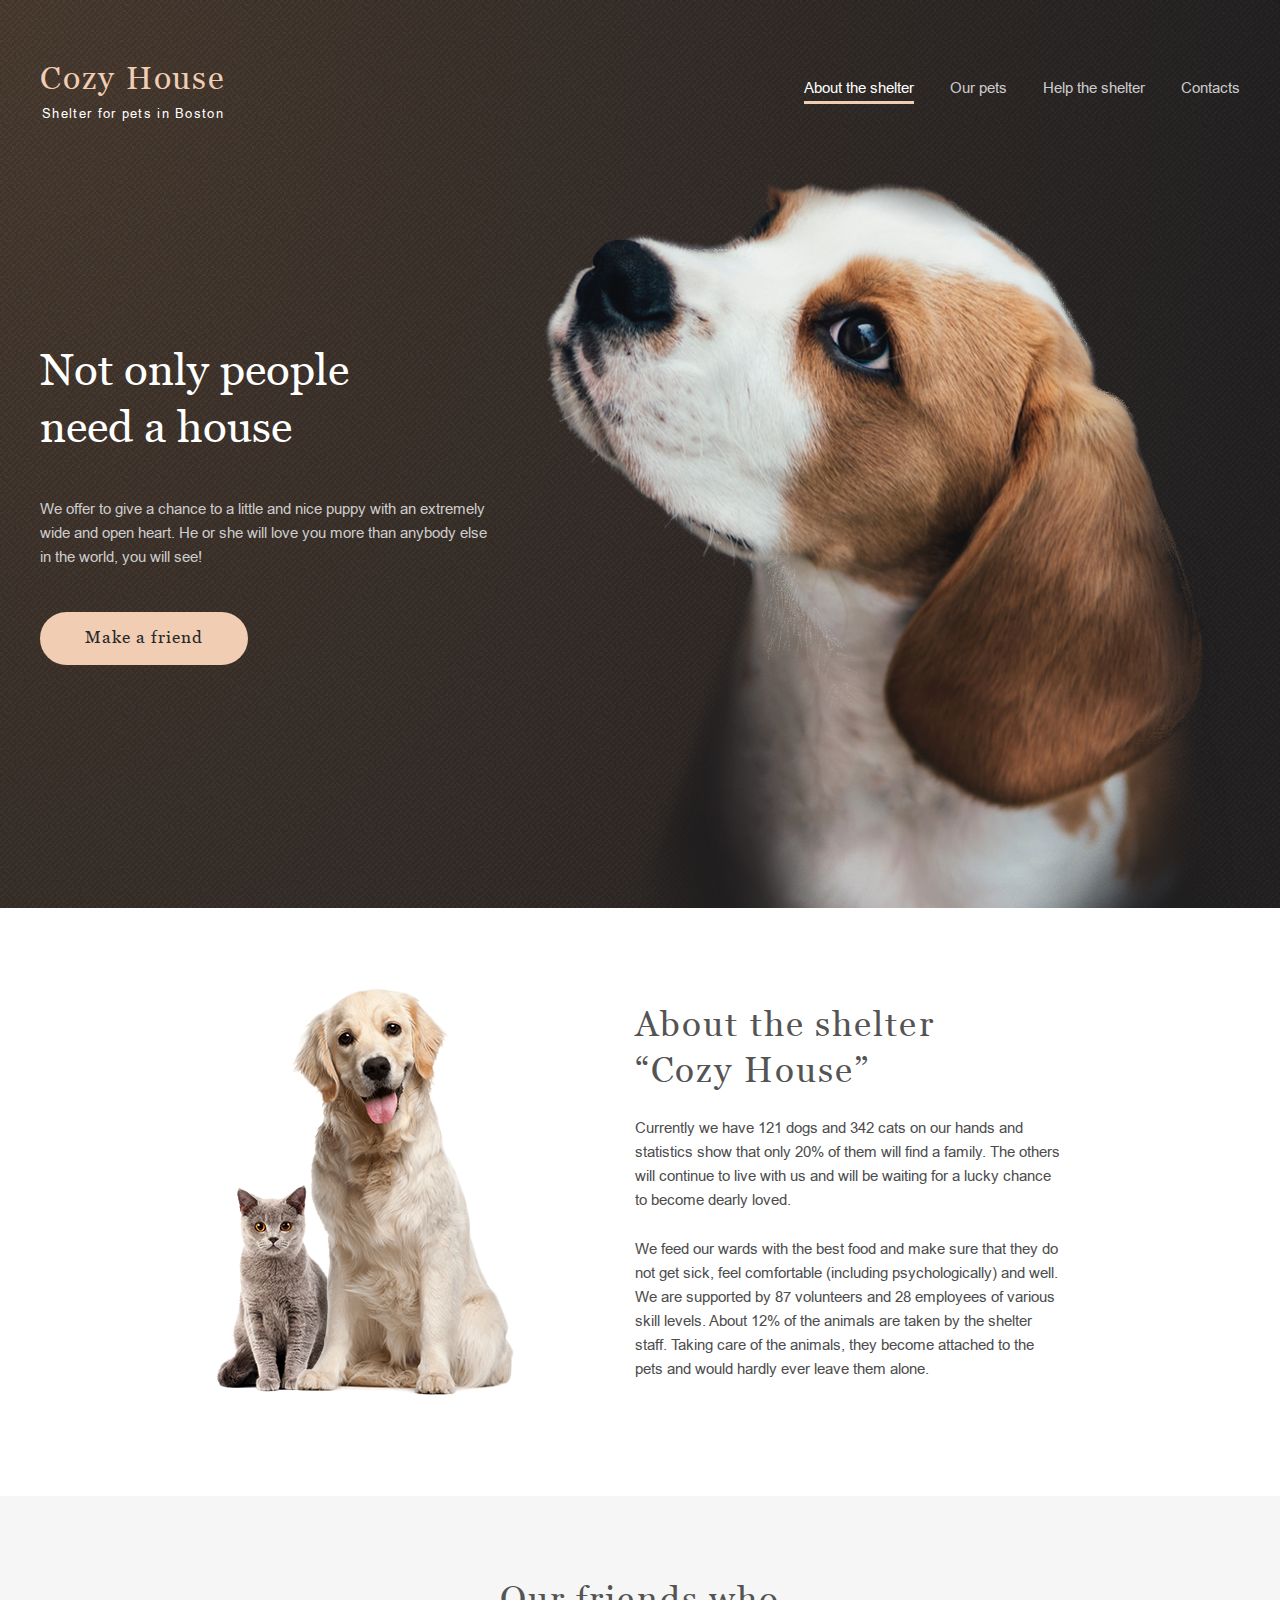
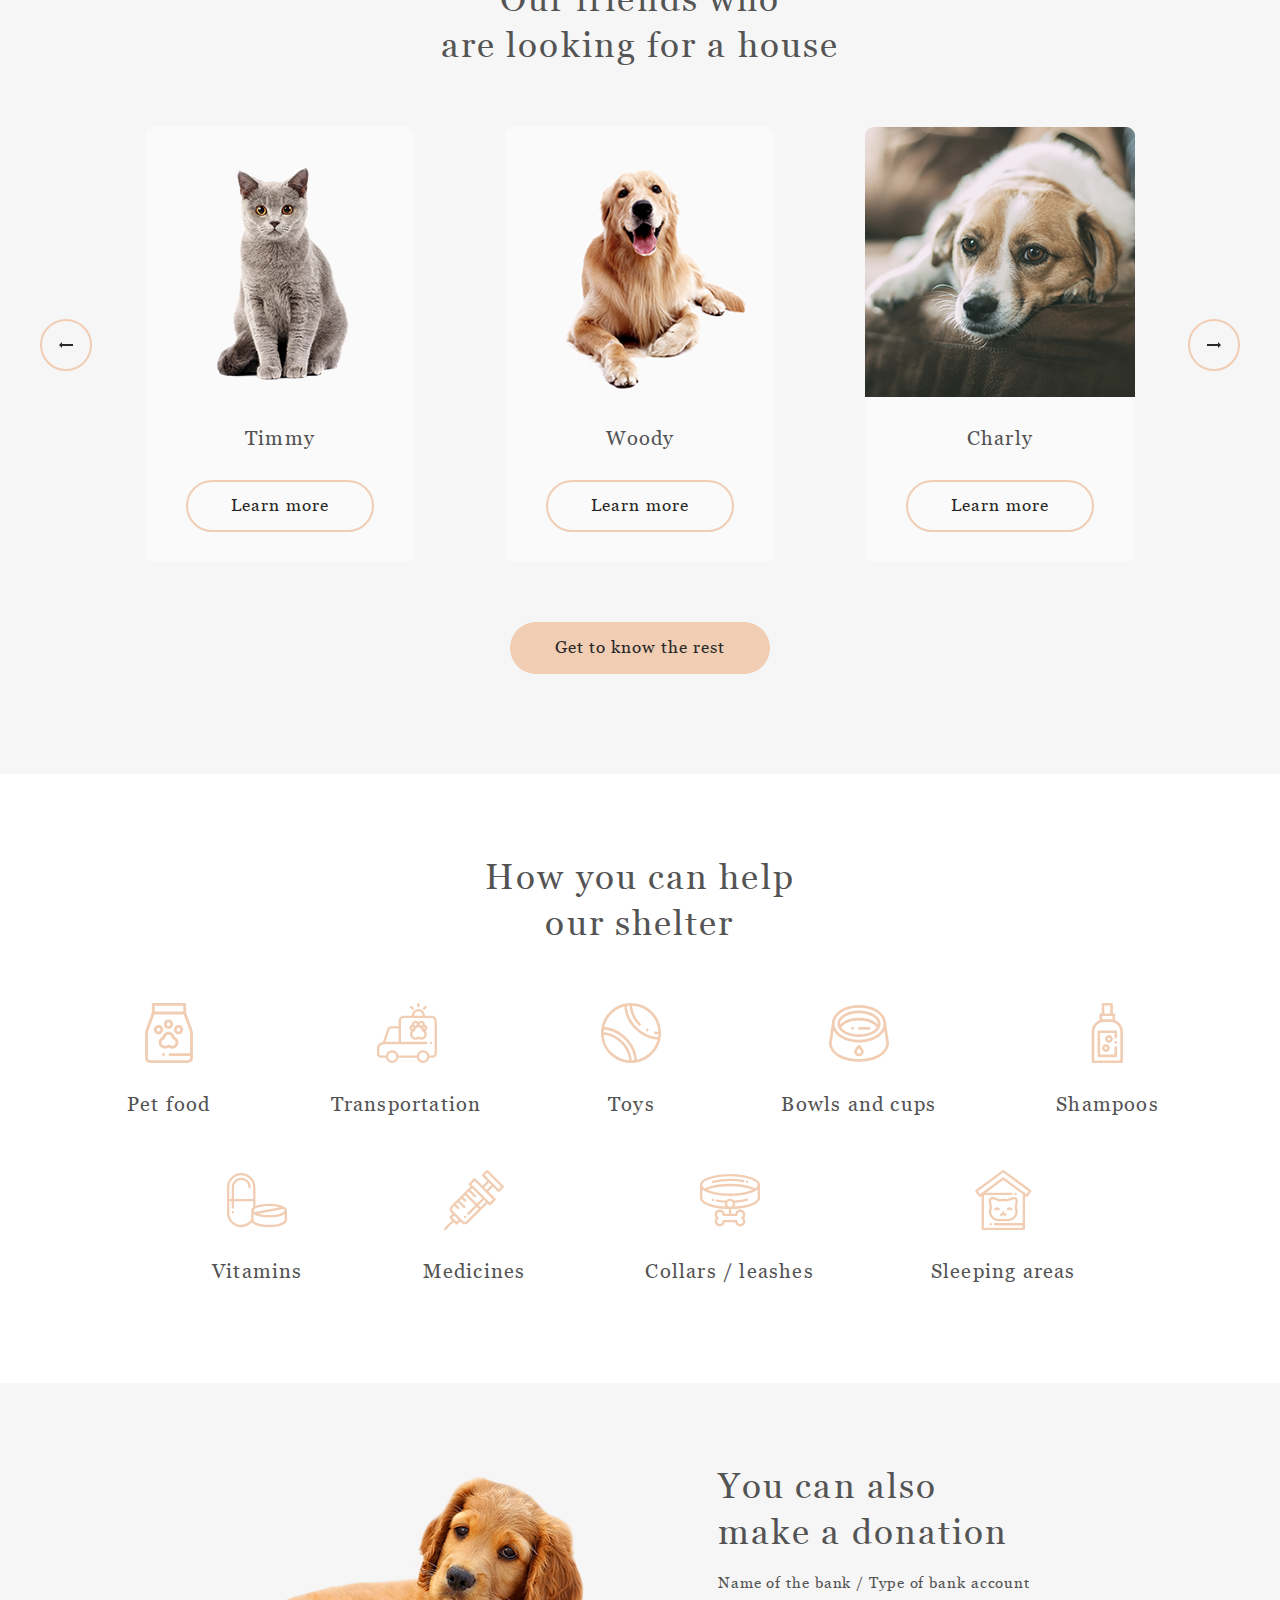
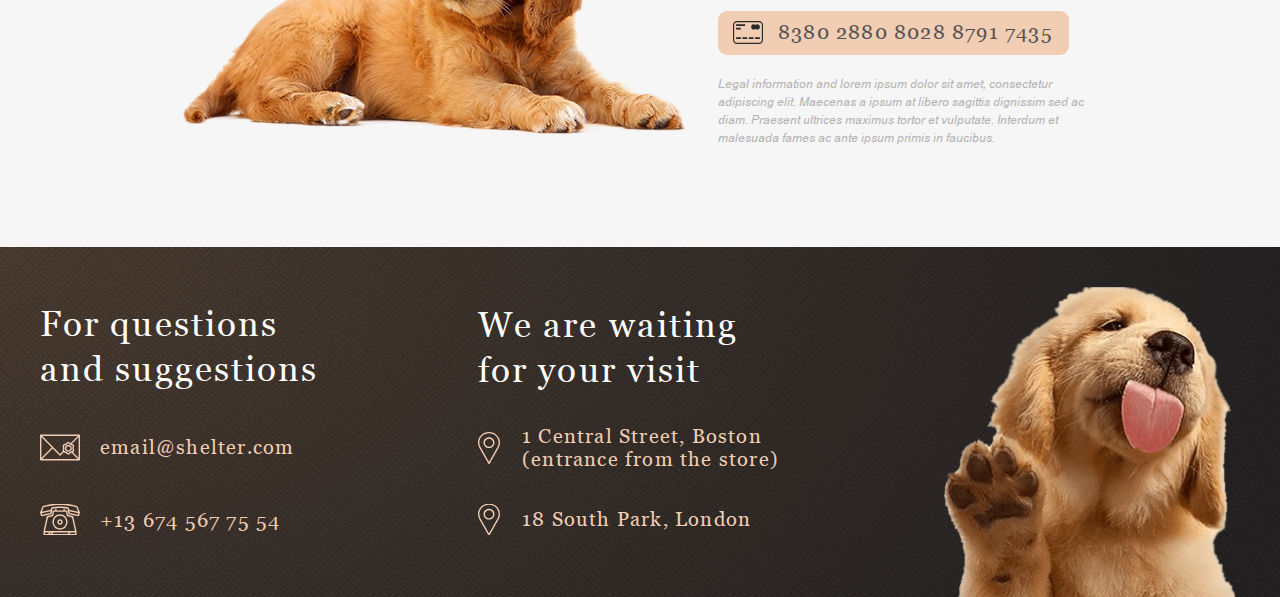
<file: shelter/pages/main/index.html>
<!DOCTYPE html>
<html lang="en">

<head>
	<meta charset="UTF-8">
	<meta http-equiv="X-UA-Compatible" content="IE=edge">
	<meta name="viewport" content="width=device-width, initial-scale=1.0">
	<link rel="stylesheet" href="./style.css">
	<link rel="shortcut icon" type="image/png" href="./../../assets/icons/favicon.png" />
	<title>Shelter</title>
</head>

<body class="body">
	<div class="wrapper">
		<header class="header">
			<div class="header__container _container">
				<div class="header__wrapper">
					<div class="header__logo-and-discribe">
						<a href="#">
							<h1 class="header__logo">
								Cozy House
							</h1>
							<p class="header__discribe">
								Shelter for pets in Boston
							</p>
						</a>
					</div>
					<nav class="header__menu menu">
						<ul class="menu__list">
							<li class="menu__item menu__item_active">
								<a href="">About the shelter</a>
							</li>
							<li class="menu__item">
								<a href="./../pets/index.html">Our pets</a>
							</li>
							<li class="menu__item">
								<a href="#help">Help the shelter</a>
							</li>
							<li class="menu__item">
								<a href="#footer">Contacts</a>
							</li>
						</ul>
					</nav>
					<div class="header__burger">
						<span class="header__line"></span>
						<span class="header__line"></span>
						<span class="header__line"></span>
					</div>
				</div>
			</div>
		</header>
		<main class="page">
			<section class="page__not-only not-only">
				<div class="not-only__container _container">
					<div class="not-only__main">
						<div class="not-only__text-block">
							<h2 class="not-only__tittle">
								Not only people <br> need a house
							</h2>
							<div class="not-only__text">
								We offer to give a chance to a little and nice puppy with an extremely wide and open heart. He
								or she will love
								you more
								than anybody else in the world, you will see!
							</div>
							<div class="not-only__button-wrapper">
								<a href="#our-friends" class="not-only__button _btn ripple">Make a friend</a>
							</div>
						</div>
						<div class="not-only__dog-image">
							<img class="not-only__dog-img" src="./../../assets/images/start_dog.png" alt="dog foto">
						</div>
					</div>
				</div>
			</section>
			<section class="page__about about">
				<div class="about__container _container">
					<div class="about__main">
						<div class="about__image">
							<img class="about__img" src="./../../assets/images/about_pets.png" alt="dog and cat foto">
						</div>
						<div class="about__text-block">
							<h3 class="about__tittle">
								About the shelter<br> “Cozy House”
							</h3>
							<div class="about__text">
								<p>
									Currently we have 121 dogs and 342 cats on our hands and statistics show that only 20% of
									them will find a
									family. The
									others will continue to live with us and will be waiting for a lucky chance to become dearly
									loved.
								</p>
								<p>
									We feed our wards with the best food and make sure that they do not get sick, feel
									comfortable (including
									psychologically) and well. We are supported by 87 volunteers and 28 employees of various
									skill levels. About
									12% of the
									animals are taken by the shelter staff. Taking care of the animals, they become attached to
									the pets and would
									hardly
									ever leave them alone.
								</p>
							</div>
						</div>
					</div>
				</div>
			</section>
			<section class="page__our-friends our-friends" id="our-friends">
				<div class="our-friends__container _container">
					<div class="our-friends__main">
						<h3 class="our-friends__tittle">
							Our friends who<br>
							are looking for a house
						</h3>
						<div class="our-friends__slider slider">
							<div class="slider__button-left _btn-circle">
							</div>
							<div class="slider__item-body">
								<div class="slider__item-card item-card">
									<div class="item-card__photo">
										<img src="./../../assets/images/slider/pets-katrine.png" alt="pets">
									</div>
									<div class="item-card__name">Katrine</div>
									<div class="item-card__button-wrapper">
										<button class="item-card__button _btn ripple">
											Learn more
										</button>
									</div>
								</div>
								<div class="slider__item-card item-card">
									<div class="item-card__photo">
										<img src="./../../assets/images/slider/pets-jennifer.png" alt="pets">
									</div>
									<div class="item-card__name">Jennifer</div>
									<div class="item-card__button-wrapper">
										<button class="item-card__button _btn ripple">
											Learn more
										</button>
									</div>
								</div>
								<div class="slider__item-card item-card">
									<div class="item-card__photo">
										<img src="./../../assets/images/slider/pets-woody.png" alt="pets">
									</div>
									<div class="item-card__name">Woody</div>
									<div class="item-card__button-wrapper">
										<button class="item-card__button _btn ripple">
											Learn more
										</button>
									</div>
								</div>
							</div>
							<div class="slider__button-right _btn-circle">
							</div>
						</div>
						<div class="our-friends__bottom-button-wrapper">
							<a href="./../pets/index.html" class="our-friends__bottom-button _btn ripple">Get to know the rest</a>
						</div>
					</div>
				</div>
			</section>
			<section class="page__popup popup">
				<div class="popup__container">
					<div class="popup__main">
						<div class="popup__buttonX">&#10006;</div>
						<div class="popup__image">
							<img src="./../../assets/images/slider/pets-jennifer.png" alt="pets">
						</div>
						<div class="popup__description description">
							<h3 class="description__tittle">
								Jennifer
							</h3>
							<div class="description__type-bread">
								<span class="description__type">
									Dog
								</span> - 
								<span class="description__bread">
									Labrador
								</span>
							</div>
							<div class="description__text">
								<p>
									Jennifer is a sweet 2 months old Labrador that is patiently waiting to find a new forever home. This girl really enjoys
									being able to go outside to run and play, but won't hesitate to play up a storm in the house if she has all of her
									favorite toys.
								</p>
							</div>
							<div class="description__list">
								<ul>
									<li ><span class="description__list_bold">Age:</span> <span class="description__age">2 months</span></li>
									<li><span class="description__list_bold">Inoculations:</span><span class="description__inoculations">none</span></li>
									<li><span class="description__list_bold">Diseases:</span><span class="description__diseases">none</span></li>
									<li><span class="description__list_bold">Parasites:</span><span class="description__parasites">none</span></li>
								</ul>
							</div>
						</div>
					</div>
				</div>
				<div class="overlay"></div>
			</section>
			<section class="page__help help" id="help">
				<div class="help__container _container">
					<div class="help__main">
						<h3 class="help__tittle">
							How you can help<br>
							our shelter
						</h3>
						<div class="help__body">
							<div class="help__body-item">
								<div class="help__item-image">
									<img src="./../../assets/icons/1icon-pet-food.svg" alt="can help svg">
								</div>
								<div class="help__item-discribe">
									Pet food
								</div>
							</div>
							<div class="help__body-item">
								<div class="help__item-image">
									<img src="./../../assets/icons/2icon-transportation.svg" alt="can help svg">
								</div>
								<div class="help__item-discribe">
									Transportation
								</div>
							</div>
							<div class="help__body-item">
								<div class="help__item-image">
									<img src="./../../assets/icons/3icon-toys.svg" alt="can help svg">
								</div>
								<div class="help__item-discribe">
									Toys
								</div>
							</div>
							<div class="help__body-item">
								<div class="help__item-image">
									<img src="./../../assets/icons/4icon-bowls-and-cups.svg" alt="can help svg">
								</div>
								<div class="help__item-discribe">
									Bowls and cups
								</div>
							</div>
							<div class="help__body-item">
								<div class="help__item-image">
									<img src="./../../assets/icons/5icon-shampoos.svg" alt="can help svg">
								</div>
								<div class="help__item-discribe">
									Shampoos
								</div>
							</div>
							<div class="help__body-item">
								<div class="help__item-image">
									<img src="./../../assets/icons/6icon-vitamins.svg" alt="can help svg">
								</div>
								<div class="help__item-discribe">
									Vitamins
								</div>
							</div>
							<div class="help__body-item">
								<div class="help__item-image">
									<img src="./../../assets/icons/7icon-medicines.svg" alt="can help svg">
								</div>
								<div class="help__item-discribe">
									Medicines
								</div>
							</div>
							<div class="help__body-item">
								<div class="help__item-image">
									<img src="./../../assets/icons/8icon-collars-leashes.svg" alt="can help svg">
								</div>
								<div class="help__item-discribe">
									Collars / leashes
								</div>
							</div>
							<div class="help__body-item">
								<div class="help__item-image">
									<img src="./../../assets/icons/9icon-sleeping-area.svg" alt="can help svg">
								</div>
								<div class="help__item-discribe">
									Sleeping areas
								</div>
							</div>
						</div>
					</div>
				</div>
			</section>
			<section class="page__in-addition in-addition">
				<div class="in-addition__container _container">
					<div class="in-addition__main">
						<div class="in-addition__image">
							<div class="in-addition__img">
								<img src="./../../assets/images/donation_dog.png" alt="gog image">
							</div>
						</div>
						<div class="in-addition__donation">
							<h3 class="in-addition__tittle">
								You can also<br> make a donation
							</h3>
							<div class="in-addition__info-bank">
								Name of the bank / Type of bank account
							</div>
							<a href="#" class="in-addition__card-number">
								<div class="in-addition__logo-card">
									<img src="./../../assets/icons/credit-card.svg" alt="credit card">
								</div>
								<div class="in-addition__number-card">
									8380 2880 8028 8791 7435
								</div>
							</a>
							<div class="in-addition__discribe-under-card">
								Legal information and lorem ipsum dolor sit amet, consectetur adipiscing elit. Maecenas a ipsum
								at libero sagittis
								dignissim sed ac diam. Praesent ultrices maximus tortor et vulputate. Interdum et malesuada
								fames ac ante ipsum primis
								in faucibus.
							</div>
						</div>
					</div>
				</div>
			</section>
		</main>
		<footer class="footer" id="footer">
			<div class="footer__container _container">
				<div class="footer__main">
					<div class="footer__questions">
						<div class="footer__questions-tittle">
							For questions and suggestions
						</div>
						<div>
							<a href="mailto:email@shelter.com" class="footer__questions-email">email@shelter.com</a>
							<a href="tel:+136745677554" class="footer__questions-tel">+13 674 567 75 54</a>
						</div>
					</div>
					<div class="footer__waiting">
						<div class="footer__waiting-tittle">
							We are waiting for your visit
						</div>
						<div>
							<a href="https://goo.gl/maps/P3CkA8GWeTjugjzk9" target="_blank" class="footer__waiting-boston">1 Central Street,
								Boston (entrance from the store)</a>
							<a href="https://goo.gl/maps/2Hc9M5CMQAwrGZrp7" target="_blank" class="footer__waiting-london">18 South Park,
								London</a>
						</div>
					</div>
					<div class="footer__image">
						<div class="footer__img">
							<img src="./../../assets/images/footer-puppy.png" alt="leg dog">
						</div>
					</div>
				</div>
			</div>
		</footer>
	</div>
	<script type="module" src="./script.js"></script>
</body>

</html>
</file>
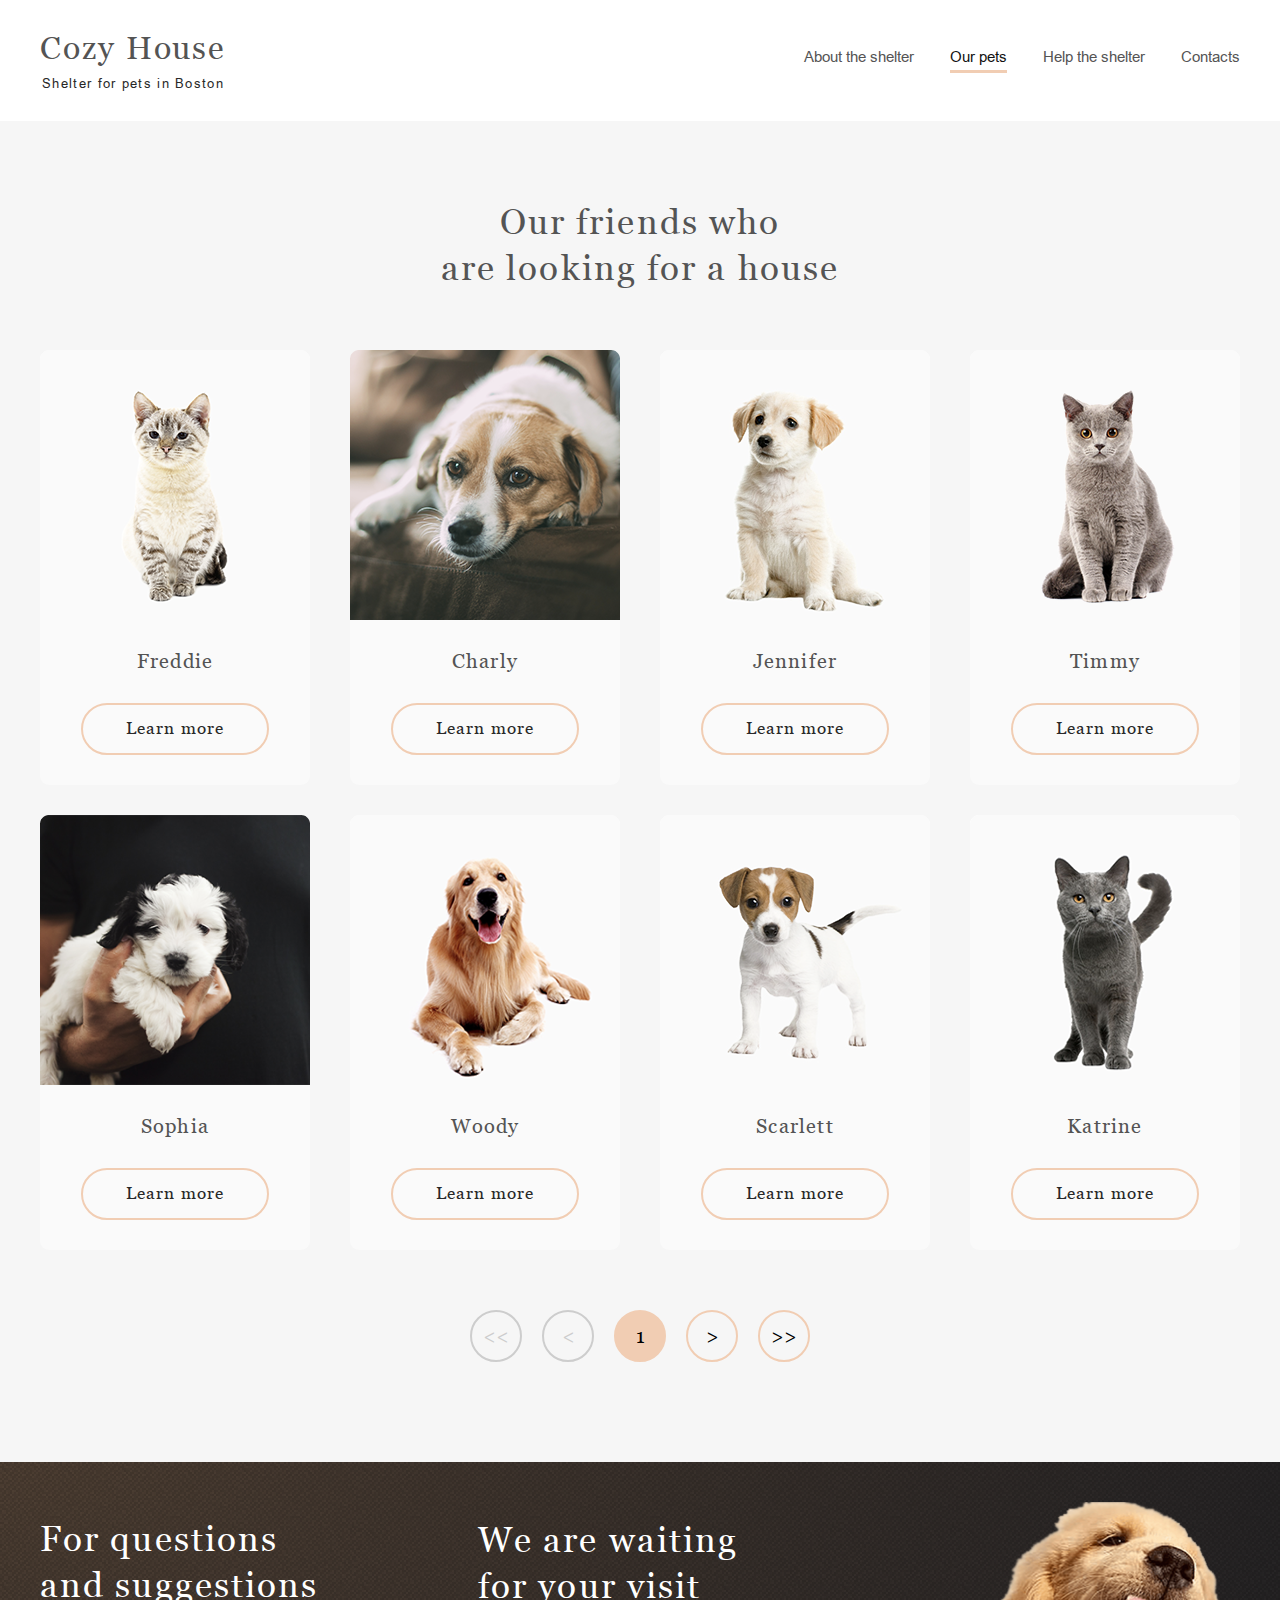
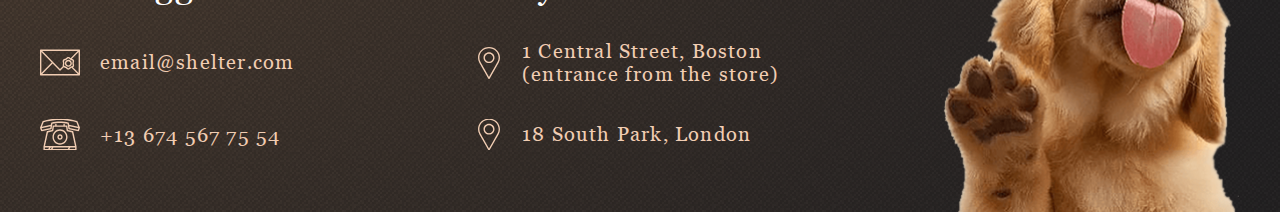
<file: shelter/pages/pets/index.html>
<!DOCTYPE html>
<html lang="en">

<head>
	<meta charset="UTF-8">
	<meta http-equiv="X-UA-Compatible" content="IE=edge">
	<meta name="viewport" content="width=device-width, initial-scale=1.0">
	<link rel="stylesheet" href="./style.css">
	<link rel="shortcut icon" type="image/png" href="./../../assets/icons/favicon.png" />
	<title>Shelter</title>
</head>

<body class="body">
	<div class="wrapper">
		<header class="header">
			<div class="header__container _container">
				<div class="header__wrapper">
					<div class="header__logo-and-discribe">
						<a href="./../main/index.html">
							<h1 class="header__logo">
								Cozy House
							</h1>
							<p class="header__discribe">
								Shelter for pets in Boston
							</p>
						</a>
					</div>
					<nav class="header__menu menu">
						<ul class="menu__list">
							<li class="menu__item ">
								<a href="./../main/index.html">About the shelter</a>
							</li>
							<li class="menu__item menu__item_active">
								<a href="">Our pets</a>
							</li>
							<li class="menu__item">
								<a href="./../main/index.html#help">Help the shelter</a>
							</li>
							<li class="menu__item">
								<a href="#footer">Contacts</a>
							</li>
						</ul>
					</nav>
					<div class="header__burger">
						<span class="header__line"></span>
						<span class="header__line"></span>
						<span class="header__line"></span>
					</div>
				</div>
			</div>
		</header>
		<main class="page">
			<section class="page__our-friends our-friends" id="our-friends">
				<div class="our-friends__container _container">
					<div class="our-friends__main">
						<h3 class="our-friends__tittle">
							Our friends who<br>
							are looking for a house
						</h3>
						<div class="our-friends__slider slider">
							<div class="slider__item-body">
								<div class="slider__item-card-wrapper">
									<div class="slider__item-card item-card">
										<div class="item-card__photo">
											<img src="./../../assets/images/slider/pets-katrine.png" alt="pets">
										</div>
										<div class="item-card__name">Katrine</div>
										<div class="item-card__button-wrapper">
											<button class="item-card__button _btn ripple">
												Learn more
											</button>
										</div>
									</div>
								</div>
								<div class="slider__item-card-wrapper">
									<div class="slider__item-card item-card">
										<div class="item-card__photo">
											<img src="./../../assets/images/slider/pets-jennifer.png" alt="pets">
										</div>
										<div class="item-card__name">Jennifer</div>
										<div class="item-card__button-wrapper">
											<button class="item-card__button _btn ripple">
												Learn more
											</button>
										</div>
									</div>
								</div>
								<div class="slider__item-card-wrapper">
									<div class="slider__item-card item-card">
										<div class="item-card__photo">
											<img src="./../../assets/images/slider/pets-woody.png" alt="pets">
										</div>
										<div class="item-card__name">Woody</div>
										<div class="item-card__button-wrapper">
											<button class="item-card__button _btn ripple">
												Learn more
											</button>
										</div>
									</div>
								</div>
								<div class="slider__item-card-wrapper">
									<div class="slider__item-card item-card">
										<div class="item-card__photo">
											<img src="./../../assets/images/slider/pets-sophia.png" alt="pets">
										</div>
										<div class="item-card__name">Sophia</div>
										<div class="item-card__button-wrapper">
											<button class="item-card__button _btn ripple">
												Learn more
											</button>
										</div>
									</div>
								</div>
								<div class="slider__item-card-wrapper">
									<div class="slider__item-card item-card">
										<div class="item-card__photo">
											<img src="./../../assets/images/slider/pets-timmy.png" alt="pets">
										</div>
										<div class="item-card__name">Timmy</div>
										<div class="item-card__button-wrapper">
											<button class="item-card__button _btn ripple">
												Learn more
											</button>
										</div>
									</div>
								</div>
								<div class="slider__item-card-wrapper">
									<div class="slider__item-card item-card">
										<div class="item-card__photo">
											<img src="./../../assets/images/slider/pets-charly.png" alt="pets">
										</div>
										<div class="item-card__name">Charly</div>
										<div class="item-card__button-wrapper">
											<button class="item-card__button _btn ripple">
												Learn more
											</button>
										</div>
									</div>
								</div>
								<div class="slider__item-card-wrapper">
									<div class="slider__item-card item-card">
										<div class="item-card__photo">
											<img src="./../../assets/images/slider/pets-scarlet.png" alt="pets">
										</div>
										<div class="item-card__name">Scarlett</div>
										<div class="item-card__button-wrapper">
											<button class="item-card__button _btn ripple">
												Learn more
											</button>
										</div>
									</div>
								</div>
								<div class="slider__item-card-wrapper">
									<div class="slider__item-card item-card">
										<div class="item-card__photo">
											<img src="./../../assets/images/slider/pets-freddle.png" alt="pets">
										</div>
										<div class="item-card__name">Freddle</div>
										<div class="item-card__button-wrapper">
											<button class="item-card__button _btn ripple">
												Learn more
											</button>
										</div>
									</div>
								</div>
							</div>
						</div>
						<div class="our-friends__control-main">
							<div class="our-friends__control-button">
								<div class="our-friends__button-first _btn-circle btn-disabled">&lt;&lt;</div>
								<div class="our-friends__button-left _btn-circle btn-disabled">&lt;</div>
								<div class="our-friends__button-number _btn-circle btn-active">1</div>
								<div class="our-friends__button-right _btn-circle">&gt;</div>
								<div class="our-friends__button-last _btn-circle">&gt;&gt;</div>
							</div>
						</div>
					</div>
				</div>
			</section>
			<section class="page__popup popup">
				<div class="popup__container">
					<div class="popup__main">
						<div class="popup__buttonX">&#10006;</div>
						<div class="popup__image">
							<img src="./../../assets/images/slider/pets-jennifer.png" alt="pets">
						</div>
						<div class="popup__description description">
							<h3 class="description__tittle">
								Jennifer
							</h3>
							<div class="description__type-bread">
								<span class="description__type">
									Dog
								</span> -
								<span class="description__bread">
									Labrador
								</span>
							</div>
							<div class="description__text">
								<p>
									Jennifer is a sweet 2 months old Labrador that is patiently waiting to find a new forever home. This
									girl really enjoys
									being able to go outside to run and play, but won't hesitate to play up a storm in the house if she
									has all of her
									favorite toys.
								</p>
							</div>
							<div class="description__list">
								<ul>
									<li><span class="description__list_bold">Age:</span> <span class="description__age">2 months</span>
									</li>
									<li><span class="description__list_bold">Inoculations:</span><span
											class="description__inoculations">none</span></li>
									<li><span class="description__list_bold">Diseases:</span><span
											class="description__diseases">none</span></li>
									<li><span class="description__list_bold">Parasites:</span><span
											class="description__parasites">none</span></li>
								</ul>
							</div>
						</div>
					</div>
				</div>
				<div class="overlay"></div>
			</section>
		</main>
		<footer class="footer" id="footer">
			<div class="footer__container _container">
				<div class="footer__main">
					<div class="footer__questions">
						<div class="footer__questions-tittle">
							For questions and suggestions
						</div>
						<div>
							<a href="mailto:email@shelter.com" class="footer__questions-email">email@shelter.com</a>
							<a href="tel:+136745677554" class="footer__questions-tel">+13 674 567 75 54</a>
						</div>
					</div>
					<div class="footer__waiting">
						<div class="footer__waiting-tittle">
							We are waiting for your visit
						</div>
						<div>
							<a href="https://goo.gl/maps/P3CkA8GWeTjugjzk9" target="_blank" class="footer__waiting-boston">1
								Central Street,
								Boston (entrance from the store)</a>
							<a href="https://goo.gl/maps/2Hc9M5CMQAwrGZrp7" target="_blank" class="footer__waiting-london">18
								South Park,
								London</a>
						</div>
					</div>
					<div class="footer__image">
						<div class="footer__img">
							<img src="./../../assets/images/footer-puppy.png" alt="leg dog">
						</div>
					</div>
				</div>
			</div>
		</footer>
	</div>
	<script type="module" src="./script.js"></script>
</body>

</html>
</file>
<file: shelter/pages/main/style.css>
@charset "UTF-8";
@font-face {
  font-family: 'Georgia';
  src: url("./../../assets/fonts/georgia-regular-webfont.woff2") format("woff2"), url("./../../assets/fonts/georgia-regular-webfont.woff") format("woff");
  font-weight: 400;
  font-style: normal;
}

@font-face {
  font-family: 'Georgia';
  src: url("./../../assets/fonts/georgia-bold-webfont.woff2") format("woff2"), url("./../../assets/fonts/georgia-bold-webfont.woff") format("woff");
  font-weight: 700;
  font-style: normal;
}

@font-face {
  font-family: 'Georgia';
  src: url("./../../assets/fonts/georgia-italic-webfont.woff2") format("woff2"), url("./../../assets/fonts/georgia-italic-webfont.woff") format("woff");
  font-weight: 400;
  font-style: italic;
}

@font-face {
  font-family: 'Arial';
  src: url("./../../assets/fonts/arial-italic-webfont.woff2") format("woff2"), url("./../../assets/fonts/arial-italic-webfont.woff") format("woff");
  font-weight: 400;
  font-style: italic;
}

@font-face {
  font-family: 'Arial';
  src: url("./../../assets/fonts/arial-regular-webfont.woff2") format("woff2"), url("./../../assets/fonts/arial-regular-webfont.woff") format("woff");
  font-weight: 400;
  font-style: normal;
}

/*Обнуление*/
* {
  padding: 0;
  margin: 0;
  border: 0px;
}

*,
*:before,
*:after {
  -webkit-box-sizing: border-box;
  box-sizing: border-box;
}

:focus,
:active {
  outline: none;
}

a:focus,
a:active {
  outline: none;
}

nav,
footer,
header,
aside {
  display: block;
}

html,
body {
  height: 100%;
  width: 100%;
  font-size: 100%;
  -ms-text-size-adjust: 100%;
  -moz-text-size-adjust: 100%;
  -webkit-text-size-adjust: 100%;
}

input,
button,
textarea {
  font-family: inherit;
}

input::-ms-clear {
  display: none;
}

button {
  cursor: pointer;
}

button::-moz-focus-inner {
  padding: 0;
  border: 0;
}

a,
a:visited {
  text-decoration: none;
}

a:hover {
  text-decoration: none;
}

ul li {
  list-style-type: none;
}

img {
  vertical-align: top;
}

h1,
h2,
h3,
h4,
h5,
h6 {
  font-size: inherit;
  font-weight: inherit;
}

/*--------------------*/
html,
body {
  font-size: 15px;
  font-weight: 400;
  font-family: 'Georgia';
  font-style: normal;
  line-height: 160%;
  scroll-behavior: smooth;
}

@media (max-width: 319px) {
  html,
  body {
    min-width: 320px;
  }
}

.wrapper {
  min-height: 100%;
  overflow: hidden;
  display: -webkit-box;
  display: -ms-flexbox;
  display: flex;
  -webkit-box-orient: vertical;
  -webkit-box-direction: normal;
      -ms-flex-direction: column;
          flex-direction: column;
  position: relative;
}

._container {
  max-width: 1200px;
  margin: 0 auto;
  padding: 0px 40px;
  -webkit-box-sizing: content-box;
          box-sizing: content-box;
}

@media (max-width: 1279px) {
  ._container {
    padding: 0px 30px;
  }
}

@media (max-width: 767px) {
  ._container {
    padding: 0px 10px;
  }
}

.menu-opened {
  overflow: hidden;
}

.menu-opened:after {
  content: '';
  position: absolute;
  top: 0;
  left: 0;
  right: 0;
  bottom: 0;
  background: rgba(41, 41, 41, 0.6);
  z-index: 2;
}

._btn {
  display: -webkit-box;
  display: -ms-flexbox;
  display: flex;
  padding: 15px 45px;
  -webkit-box-pack: center;
      -ms-flex-pack: center;
          justify-content: center;
  -webkit-box-align: center;
      -ms-flex-align: center;
          align-items: center;
  font-size: 17px;
  line-height: 130%;
  letter-spacing: 0.06em;
  background: #F1CDB3;
  border-radius: 100px;
  color: #292929;
  -webkit-transition: background-color 0.3s;
  transition: background-color 0.3s;
}

._btn:hover {
  background: #FDDCC4;
  border-color: #FDDCC4;
}

._btn-circle {
  width: 52px;
  height: 52px;
  border: 2px solid #F1CDB3;
  border-radius: 100px;
  cursor: pointer;
  -webkit-transition: background-color 0.3s;
  transition: background-color 0.3s;
}

._btn-circle:hover {
  background-color: #FDDCC4;
  border-color: #FDDCC4;
}

._btn {
  position: relative;
  overflow: hidden;
}

.btn:focus {
  outline: none;
}

._btn .circle {
  position: absolute;
  background-color: #fff;
  width: 150px;
  height: 150px;
  border-radius: 50%;
  -webkit-transform: translate(-50%, -50%) scale(0);
          transform: translate(-50%, -50%) scale(0);
  -webkit-animation: scale 0.5s ease-out;
          animation: scale 0.5s ease-out;
  overflow: hidden;
}

@-webkit-keyframes scale {
  to {
    -webkit-transform: translate(-50%, -50%) scale(3);
            transform: translate(-50%, -50%) scale(3);
    opacity: 0;
  }
}

@keyframes scale {
  to {
    -webkit-transform: translate(-50%, -50%) scale(3);
            transform: translate(-50%, -50%) scale(3);
    opacity: 0;
  }
}

.header {
  position: absolute;
  min-width: 100%;
  z-index: 10;
}

.header__wrapper {
  display: -webkit-box;
  display: -ms-flexbox;
  display: flex;
  -webkit-box-align: center;
      -ms-flex-align: center;
          align-items: center;
  padding-top: 62px;
}

@media (max-width: 1279px) {
  .header__wrapper {
    padding-top: 32px;
  }
}

@media (max-width: 767px) {
  .header__wrapper {
    padding-top: 25px;
  }
}

.header__logo-and-discribe {
  margin-right: auto;
}

.header__logo {
  font-size: 32px;
  line-height: 110%;
  color: #F1CDB3;
  letter-spacing: 0.06em;
}

@media (max-width: 1279px) {
  .header__logo {
    padding-top: 1px;
    padding-left: 1px;
  }
}

@media (max-width: 767px) {
  .header__logo {
    padding-top: 2px;
    padding-left: 1px;
  }
}

.header__discribe {
  padding-top: 9px;
  padding-left: 1px;
  text-align: center;
  font-family: 'Arial';
  font-size: 13px;
  line-height: 15px;
  color: #FFFFFF;
  letter-spacing: 0.1em;
}

@media (max-width: 1279px) {
  .header__discribe {
    margin-top: -2px;
  }
}

@media (max-width: 767px) {
  .header__discribe {
    margin-top: -2px;
  }
}

@media (max-width: 767px) {
  .header__menu {
    display: none;
  }
}

.header .open {
  right: 0px;
}

@media (max-width: 767px) {
  .header__logo-and-discribe_open-menu {
    margin-left: calc(98% - 290px);
    margin-top: 1px;
    position: relative;
    z-index: 70;
    -webkit-animation-name: logo;
            animation-name: logo;
    -webkit-animation-duration: 1s;
            animation-duration: 1s;
  }
}

@media (max-width: 600px) {
  .header__logo-and-discribe_open-menu {
    margin-left: calc(97% - 290px);
  }
}

@media (max-width: 374px) {
  .header__logo-and-discribe_open-menu {
    margin-left: 0;
    margin-top: 1px;
    position: relative;
    z-index: 70;
  }
}

@-webkit-keyframes logo {
  0% {
    opacity: 0;
  }
  50% {
    opacity: 0;
  }
  100% {
    opacity: 100;
  }
}

@keyframes logo {
  0% {
    opacity: 0;
  }
  50% {
    opacity: 0;
  }
  100% {
    opacity: 100;
  }
}

.menu {
  margin-top: -3px;
}

.menu__list {
  display: -webkit-box;
  display: -ms-flexbox;
  display: flex;
}

.menu__item:not(:last-child) {
  margin-right: 36px;
}

.menu__item a {
  font-family: 'Arial';
  font-style: normal;
  color: #CDCDCD;
  line-height: 160%;
  -webkit-transition: color 0.3s;
  transition: color 0.3s;
}

.menu__item a:hover {
  color: #ffffff;
}

.menu__item_active {
  border-bottom: 3px solid #F1CDB3;
}

.menu__item_active a {
  color: #FFFFFF;
}

@media (max-width: 767px) {
  .menu {
    display: block;
    position: fixed;
    width: 100%;
    top: 0px;
    width: 340px;
    right: -340px;
    height: 1000vh;
    margin-right: -21px;
    background-color: #292929;
    -webkit-transition: 0.5s;
    transition: 0.5s;
  }
  .menu .menu__list {
    margin-top: 250px;
    margin-left: 20px;
    display: -webkit-box;
    display: -ms-flexbox;
    display: flex;
    gap: 40px;
    -webkit-box-orient: vertical;
    -webkit-box-direction: normal;
        -ms-flex-direction: column;
            flex-direction: column;
    -webkit-box-align: center;
        -ms-flex-align: center;
            align-items: center;
    font-size: 32px;
    line-height: 160%;
  }
  .menu .menu__item {
    margin-left: -7px;
  }
  .menu .menu__item:nth-child(4) {
    margin-left: -42px;
  }
}

@media (max-width: 374px) {
  .menu {
    display: block;
    position: fixed;
    width: 100%;
    top: 0px;
    width: 110%;
    right: -110%;
    height: 1000vh;
    margin-right: -21px;
    background-color: #292929;
    -webkit-transition: 0.5s;
    transition: 0.5s;
  }
  .menu .menu__list {
    margin-top: 250px;
    margin-left: 20px;
    display: -webkit-box;
    display: -ms-flexbox;
    display: flex;
    gap: 40px;
    -webkit-box-orient: vertical;
    -webkit-box-direction: normal;
        -ms-flex-direction: column;
            flex-direction: column;
    -webkit-box-align: center;
        -ms-flex-align: center;
            align-items: center;
    font-size: 32px;
    line-height: 160%;
  }
  .menu .menu__item {
    margin-left: 7px;
  }
  .menu .menu__item:nth-child(4) {
    margin-left: -30px;
  }
}

.header__burger {
  position: relative;
  z-index: 70;
  padding: 16px 4px;
  margin-right: 38px;
  cursor: pointer;
  display: none;
}

@media (max-width: 767px) {
  .header__burger {
    display: block;
  }
}

.header__line {
  display: block;
  width: 30px;
  height: 2px;
  background-color: #F1CDB3;
  margin: 8px auto;
  -webkit-transition: all 0.3s ease-in-out;
  transition: all 0.3s ease-in-out;
}

.is-active .header__line:nth-child(1) {
  -webkit-transform: translateX(10px) translateY(10px) rotate(90deg);
          transform: translateX(10px) translateY(10px) rotate(90deg);
}

.is-active .header__line:nth-child(2) {
  -webkit-transform: translateX(0px) translateY(0px) rotate(90deg);
          transform: translateX(0px) translateY(0px) rotate(90deg);
}

.is-active .header__line:nth-child(3) {
  -webkit-transform: translateX(-10px) translateY(-10px) rotate(90deg);
          transform: translateX(-10px) translateY(-10px) rotate(90deg);
}

.not-only {
  background: url("./../../assets/bg/noise_transparent@2x.png"), radial-gradient(100% 215.42% at 0% 0%, #4e3f33 0%, #262425 100%), -webkit-gradient(linear, left bottom, left top, from(#211f20), to(#211f20));
  background: url("./../../assets/bg/noise_transparent@2x.png"), radial-gradient(100% 215.42% at 0% 0%, #4e3f33 0%, #262425 100%), linear-gradient(0deg, #211f20, #211f20);
}

.not-only__main {
  display: -webkit-box;
  display: -ms-flexbox;
  display: flex;
  padding-top: 180px;
  -webkit-box-pack: justify;
      -ms-flex-pack: justify;
          justify-content: space-between;
  -ms-flex-wrap: wrap;
      flex-wrap: wrap;
}

@media (max-width: 1279px) {
  .not-only__main {
    -webkit-box-orient: vertical;
    -webkit-box-direction: normal;
        -ms-flex-direction: column;
            flex-direction: column;
    -webkit-box-align: center;
        -ms-flex-align: center;
            align-items: center;
    padding-top: 153px;
    -webkit-box-pack: center;
        -ms-flex-pack: center;
            justify-content: center;
  }
}

@media (max-width: 767px) {
  .not-only__main {
    padding-top: 150px;
  }
}

.not-only__text-block {
  max-width: 460px;
  max-height: 332px;
  display: -webkit-box;
  display: -ms-flexbox;
  display: flex;
  -webkit-box-orient: vertical;
  -webkit-box-direction: normal;
      -ms-flex-direction: column;
          flex-direction: column;
  padding-top: 163px;
}

@media (max-width: 1279px) {
  .not-only__text-block {
    padding-top: 0px;
    margin-bottom: 100px;
  }
}

.not-only__tittle {
  font-size: 44px;
  line-height: 130%;
  color: #FFFFFF;
  margin-bottom: 40px;
}

@media (max-width: 767px) {
  .not-only__tittle {
    font-size: 25px;
    padding: 0 15%;
    text-align: center;
    letter-spacing: 0.06em;
  }
}

.not-only__text {
  color: #CDCDCD;
  font-family: 'Arial';
  margin-bottom: 43px;
}

@media (max-width: 1279px) {
  .not-only__text {
    margin-bottom: 42px;
  }
}

@media (max-width: 767px) {
  .not-only__text {
    text-align: center;
  }
}

@media (max-width: 1279px) {
  .not-only__button-wrapper {
    display: -webkit-box;
    display: -ms-flexbox;
    display: flex;
    -webkit-box-pack: center;
        -ms-flex-pack: center;
            justify-content: center;
  }
}

.not-only__button {
  display: inline-block;
}

@media (max-width: 1279px) {
  .not-only__dog-image {
    -ms-flex-item-align: end;
        align-self: flex-end;
    width: 80%;
  }
}

@media (max-width: 767px) {
  .not-only__dog-image {
    width: 87%;
    padding-top: 6px;
  }
}

@media (max-width: 1279px) {
  .not-only__dog-img {
    max-width: 100%;
  }
}

.about {
  padding: 80px 0px 100px 0px;
}

@media (max-width: 767px) {
  .about {
    padding: 40px 0px 42px 0px;
  }
}

.about__main {
  display: -webkit-box;
  display: -ms-flexbox;
  display: flex;
  -webkit-box-pack: center;
      -ms-flex-pack: center;
          justify-content: center;
  -webkit-box-align: center;
      -ms-flex-align: center;
          align-items: center;
  gap: 120px;
}

@media (max-width: 1279px) {
  .about__main {
    padding-top: 3px;
    -webkit-box-orient: vertical;
    -webkit-box-direction: normal;
        -ms-flex-direction: column;
            flex-direction: column;
    -webkit-box-align: center;
        -ms-flex-align: center;
            align-items: center;
    gap: 80px;
  }
}

@media (max-width: 767px) {
  .about__main {
    gap: 42px;
  }
}

@media (max-width: 1279px) {
  .about__image {
    -webkit-box-ordinal-group: 3;
        -ms-flex-order: 2;
            order: 2;
  }
}

@media (max-width: 767px) {
  .about__image {
    padding: 0px 20px;
  }
}

@media (max-width: 1279px) {
  .about__img {
    max-width: 100%;
  }
}

.about__text-block {
  max-width: 430px;
}

@media (max-width: 1279px) {
  .about__text-block {
    -webkit-box-ordinal-group: 2;
        -ms-flex-order: 1;
            order: 1;
  }
}

@media (max-width: 767px) {
  .about__text-block {
    padding: 0px 15px;
    text-align: justify;
    line-height: 160%;
  }
}

.about__tittle {
  font-size: 35px;
  line-height: 130%;
  color: #545454;
  letter-spacing: 0.06em;
  margin-bottom: 22px;
}

@media (max-width: 767px) {
  .about__tittle {
    font-size: 25px;
    padding: 0 10%;
    text-align: center;
    letter-spacing: 0.06em;
    max-width: 320px;
  }
  .about__tittle br {
    display: none;
  }
}

.about__text {
  font-family: 'Arial';
  font-size: 15px;
  line-height: 160%;
  color: #4C4C4C;
}

.about__text p:not(:last-child) {
  margin-bottom: 25px;
}

@media (max-width: 767px) {
  .about__text p:not(:last-child) {
    margin-bottom: 23px;
  }
}

.our-friends {
  background: #F6F6F6;
  padding: 82px 0px 100px 0px;
}

@media (max-width: 767px) {
  .our-friends {
    padding: 42px 0px 42px 0px;
  }
}

.our-friends__main {
  display: -webkit-box;
  display: -ms-flexbox;
  display: flex;
  -webkit-box-orient: vertical;
  -webkit-box-direction: normal;
      -ms-flex-direction: column;
          flex-direction: column;
}

.our-friends__tittle {
  font-size: 35px;
  line-height: 130%;
  letter-spacing: 0.06em;
  margin-bottom: 58px;
  color: #545454;
  text-align: center;
  letter-spacing: 0.06em;
}

@media (max-width: 767px) {
  .our-friends__tittle {
    font-size: 25px;
    text-align: center;
    letter-spacing: 0.06em;
    margin-bottom: 40px;
  }
}

.our-friends__bottom-button-wrapper {
  display: -webkit-box;
  display: -ms-flexbox;
  display: flex;
  -webkit-box-pack: center;
      -ms-flex-pack: center;
          justify-content: center;
  margin-top: 60px;
}

@media (max-width: 767px) {
  .our-friends__bottom-button-wrapper {
    margin-top: 43px;
  }
}

.slider {
  display: -webkit-box;
  display: -ms-flexbox;
  display: flex;
  -webkit-box-align: center;
      -ms-flex-align: center;
          align-items: center;
  -webkit-box-pack: justify;
      -ms-flex-pack: justify;
          justify-content: space-between;
}

@media (max-width: 767px) {
  .slider {
    -ms-flex-wrap: wrap;
        flex-wrap: wrap;
    -webkit-box-pack: center;
        -ms-flex-pack: center;
            justify-content: center;
  }
}

.slider__button-left {
  background: url(./../../assets/icons/Arrow-left.svg) no-repeat center center;
}

@media (max-width: 767px) {
  .slider__button-left {
    -webkit-box-ordinal-group: 3;
        -ms-flex-order: 2;
            order: 2;
    margin-top: 20px;
    margin-right: 40px;
  }
}

.slider__button-right {
  background: url(./../../assets/icons/Arrow-right.svg) no-repeat center center;
}

@media (max-width: 767px) {
  .slider__button-right {
    -webkit-box-ordinal-group: 4;
        -ms-flex-order: 3;
            order: 3;
    margin-top: 20px;
    margin-left: 40px;
  }
}

.slider__item-body {
  display: -webkit-box;
  display: -ms-flexbox;
  display: flex;
  gap: 90px;
}

@media (max-width: 1279px) {
  .slider__item-body {
    -webkit-box-flex: 0;
        -ms-flex: 0 1 90%;
            flex: 0 1 90%;
    gap: 15px;
    -ms-flex-pack: distribute;
        justify-content: space-around;
  }
}

@media (max-width: 767px) {
  .slider__item-body {
    -webkit-box-ordinal-group: 2;
        -ms-flex-order: 1;
            order: 1;
    margin: 0 auto;
  }
}

.slider__item-card {
  background: #FAFAFA;
  border-radius: 9px;
  -webkit-transition: background-color 0.3s;
  transition: background-color 0.3s;
}

@media (max-width: 1279px) {
  .slider__item-card:nth-child(3) {
    display: none;
  }
}

@media (max-width: 767px) {
  .slider__item-card:nth-child(n+2) {
    display: none;
  }
}

.slider__item-card:hover {
  cursor: pointer;
  background: #FFFFFF;
}

.slider__item-card:hover .item-card__button {
  background-color: #FDDCC4;
  border-color: #FDDCC4;
}

.item-card__photo {
  margin-bottom: 30px;
}

.item-card__name {
  color: #545454;
  font-size: 20px;
  line-height: 23px;
  letter-spacing: 0.06em;
  margin-bottom: 30px;
  text-align: center;
}

.item-card__button-wrapper {
  margin-bottom: 30px;
  display: -webkit-box;
  display: -ms-flexbox;
  display: flex;
  -webkit-box-pack: center;
      -ms-flex-pack: center;
          justify-content: center;
}

.item-card__button {
  border: 2px solid #F1CDB3;
  background-color: inherit;
  padding: 13px 43px;
}

.help {
  padding: 82px 0px 100px 0px;
}

@media (max-width: 1279px) {
  .help {
    padding-bottom: 43px;
    padding-top: 81px;
  }
}

@media (max-width: 767px) {
  .help {
    padding: 42px 0px 14px 0px;
  }
}

.help__tittle {
  font-size: 35px;
  line-height: 130%;
  letter-spacing: 0.06em;
  margin-bottom: 56px;
  color: #545454;
  text-align: center;
  letter-spacing: 0.06em;
}

@media (max-width: 767px) {
  .help__tittle {
    margin-bottom: 40px;
    font-size: 25px;
    padding: 0 10%;
    text-align: center;
    letter-spacing: 0.06em;
  }
  .help__tittle br {
    display: none;
  }
}

.help__body {
  display: -webkit-box;
  display: -ms-flexbox;
  display: flex;
  -ms-flex-wrap: wrap;
      flex-wrap: wrap;
}

.help__body-item {
  display: -webkit-box;
  display: -ms-flexbox;
  display: flex;
  -webkit-box-orient: vertical;
  -webkit-box-direction: normal;
      -ms-flex-direction: column;
          flex-direction: column;
  -webkit-box-align: center;
      -ms-flex-align: center;
          align-items: center;
}

@media (min-width: 1279px) {
  .help__body-item:nth-child(-n+5) {
    margin-bottom: 54px;
  }
  .help__body-item:nth-child(1) {
    padding-left: 87px;
  }
  .help__body-item:nth-child(n+2):nth-child(-n + 5) {
    padding-left: 120px;
  }
  .help__body-item:nth-child(6) {
    padding-left: 172px;
  }
  .help__body-item:nth-child(7) {
    padding-left: 120px;
  }
  .help__body-item:nth-child(8) {
    padding-left: 120px;
  }
  .help__body-item:nth-child(9) {
    padding-left: 117px;
  }
}

@media (max-width: 1279px) {
  .help__body {
    -webkit-box-pack: justify;
        -ms-flex-pack: justify;
            justify-content: space-between;
    padding: 0px 10px;
  }
  .help__body-item {
    margin-bottom: 56px;
    -webkit-box-flex: 0;
        -ms-flex: 0 1 33.33%;
            flex: 0 1 33.33%;
  }
}

@media (max-width: 450px) {
  .help__body {
    -webkit-box-pack: justify;
        -ms-flex-pack: justify;
            justify-content: space-between;
    padding: 0px 0px;
    margin: 0px -9px;
  }
  .help__body-item {
    margin-bottom: 28px;
    -webkit-box-flex: 0;
        -ms-flex: 0 1 50%;
            flex: 0 1 50%;
    -webkit-box-align: center;
        -ms-flex-align: center;
            align-items: center;
  }
}

.help__item-image {
  margin-bottom: 30px;
}

@media (max-width: 767px) {
  .help__item-image {
    padding-left: 7px;
    margin-bottom: 22px;
  }
  .help__item-image img {
    max-width: 83.5%;
  }
}

.help__item-discribe {
  font-size: 20px;
  line-height: 115%;
  letter-spacing: 0.06em;
  color: #545454;
}

@media (max-width: 767px) {
  .help__item-discribe {
    font-size: 15px;
    line-height: 110%;
  }
}

.in-addition {
  background: #F6F6F6;
  padding: 82px 0px 100px 0px;
}

@media (max-width: 767px) {
  .in-addition {
    padding: 43px 0px 43px 0px;
  }
}

.in-addition__main {
  display: -webkit-box;
  display: -ms-flexbox;
  display: flex;
  gap: 30px;
}

@media (max-width: 1279px) {
  .in-addition__main {
    -webkit-box-orient: vertical;
    -webkit-box-direction: normal;
        -ms-flex-direction: column;
            flex-direction: column;
    -webkit-box-align: center;
        -ms-flex-align: center;
            align-items: center;
    -webkit-box-pack: center;
        -ms-flex-pack: center;
            justify-content: center;
    gap: 60px;
  }
}

@media (max-width: 767px) {
  .in-addition__main {
    gap: 42px;
  }
}

.in-addition__image {
  -webkit-box-flex: 0;
      -ms-flex: 0 1 54%;
          flex: 0 1 54%;
  display: -webkit-box;
  display: -ms-flexbox;
  display: flex;
  -webkit-box-pack: end;
      -ms-flex-pack: end;
          justify-content: end;
  -webkit-box-align: center;
      -ms-flex-align: center;
          align-items: center;
}

@media (max-width: 1279px) {
  .in-addition__image {
    -webkit-box-ordinal-group: 3;
        -ms-flex-order: 2;
            order: 2;
    max-width: 100%;
    -webkit-box-flex: 0;
        -ms-flex: 0 1 auto;
            flex: 0 1 auto;
  }
}

@media (max-width: 767px) {
  .in-addition__image {
    max-width: 87%;
  }
}

.in-addition__img img {
  max-width: 100%;
}

.in-addition__donation {
  max-width: 380px;
}

@media (max-width: 1279px) {
  .in-addition__donation {
    -webkit-box-ordinal-group: 2;
        -ms-flex-order: 1;
            order: 1;
  }
}

@media (max-width: 767px) {
  .in-addition__donation {
    padding: 0 8px;
  }
}

.in-addition__tittle {
  font-size: 35px;
  line-height: 130%;
  letter-spacing: 0.06em;
  color: #545454;
  margin-bottom: 20px;
}

@media (max-width: 767px) {
  .in-addition__tittle {
    margin-bottom: 40px;
    font-size: 25px;
    padding: 0 10%;
    text-align: center;
    letter-spacing: 0.06em;
    margin-bottom: 23px;
  }
}

.in-addition__info-bank {
  line-height: 110%;
  letter-spacing: 0.06em;
  color: #545454;
  margin-bottom: 18px;
}

@media (max-width: 767px) {
  .in-addition__info-bank {
    margin-bottom: 22px;
    letter-spacing: 0em;
    padding: 0px 5px;
  }
}

.in-addition__card-number {
  background: #F1CDB3;
  border-radius: 9px;
  display: -webkit-box;
  display: -ms-flexbox;
  display: flex;
  margin-bottom: 20px;
  padding: 10px 15px;
  width: 92.3%;
  -webkit-transition: background-color 0.3s;
  transition: background-color 0.3s;
}

@media (max-width: 1279px) {
  .in-addition__card-number {
    margin-bottom: 19px;
  }
}

@media (max-width: 767px) {
  .in-addition__card-number {
    width: 100%;
    padding: 10px 15px;
    display: -webkit-box;
    display: -ms-flexbox;
    display: flex;
    -webkit-box-align: center;
        -ms-flex-align: center;
            align-items: center;
  }
}

.in-addition__card-number:hover {
  background: #FDDCC4;
}

.in-addition__number-card {
  padding-left: 15px;
  font-size: 20px;
  line-height: 115%;
  letter-spacing: 0.06em;
  color: #545454;
}

@media (max-width: 767px) {
  .in-addition__number-card {
    font-size: 15px;
    line-height: 110%;
    padding-top: 4px;
  }
}

.in-addition__discribe-under-card {
  font-family: 'Arial';
  font-style: italic;
  font-size: 12px;
  line-height: 150%;
  color: #B2B2B2;
}

@media (max-width: 767px) {
  .in-addition__discribe-under-card {
    letter-spacing: 0em;
    text-align: justify;
    padding: 0px 2px;
  }
}

.footer {
  padding-top: 40px;
  background: url("./../../assets/bg/noise_transparent@2x.png"), radial-gradient(100% 215.42% at 0% 0%, #4e3f33 0%, #262425 100%), -webkit-gradient(linear, left bottom, left top, from(#211f20), to(#211f20));
  background: url("./../../assets/bg/noise_transparent@2x.png"), radial-gradient(100% 215.42% at 0% 0%, #4e3f33 0%, #262425 100%), linear-gradient(0deg, #211f20, #211f20);
}

@media (max-width: 1279px) {
  .footer {
    padding-top: 15px;
  }
}

.footer__main {
  display: -webkit-box;
  display: -ms-flexbox;
  display: flex;
  -webkit-box-pack: justify;
      -ms-flex-pack: justify;
          justify-content: space-between;
}

@media (max-width: 1279px) {
  .footer__main {
    -ms-flex-wrap: wrap;
        flex-wrap: wrap;
    -ms-flex-pack: distribute;
        justify-content: space-around;
  }
}

.footer__main a {
  font-size: 20px;
  line-height: 115%;
  letter-spacing: 0.06em;
  color: #F1CDB3;
  -webkit-transition: all 0.3s ease-in;
  transition: all 0.3s ease-in;
}

.footer__main a:hover {
  text-decoration: underline;
  color: #FDDCC4;
}

.footer__questions {
  padding-top: 16px;
  margin-bottom: 40px;
  width: 280px;
}

@media (max-width: 1279px) {
  .footer__questions {
    margin-left: 2px;
  }
}

@media (max-width: 767px) {
  .footer__questions {
    margin-bottom: 25px;
  }
}

.footer__questions-tittle {
  margin-bottom: 40px;
  font-size: 35px;
  line-height: 130%;
  letter-spacing: 0.06em;
  color: #FFFFFF;
}

@media (max-width: 767px) {
  .footer__questions-tittle {
    font-size: 25px;
    text-align: center;
  }
}

.footer__questions-email {
  display: inline-block;
  margin-bottom: 48px;
  padding: 2px 0px 2px 60px;
  background: url(./../../assets/icons/icon-email.svg) left no-repeat;
}

@media (max-width: 767px) {
  .footer__questions-email {
    margin-left: 5%;
  }
}

.footer__questions-tel {
  padding: 4px 0px 2px 60px;
  background: url(./../../assets/icons/icon-phone.svg) left no-repeat;
}

@media (max-width: 767px) {
  .footer__questions-tel {
    margin-left: 7%;
  }
}

.footer__waiting {
  padding-top: 17px;
  width: 304px;
}

.footer__waiting-tittle {
  margin-bottom: 28px;
  font-size: 35px;
  line-height: 130%;
  letter-spacing: 0.06em;
  color: #FFFFFF;
}

@media (max-width: 767px) {
  .footer__waiting-tittle {
    font-size: 25px;
    text-align: center;
    padding: 0 5px;
    margin-bottom: 36px;
  }
}

.footer__waiting-boston {
  display: inline-block;
  margin-bottom: 35px;
  padding: 2px 0px 2px 44px;
  background: url(./../../assets/icons/icon-marker.svg) left no-repeat;
  line-height: 115%;
}

@media (max-width: 1279px) {
  .footer__waiting-boston {
    margin-left: -2px;
  }
}

@media (max-width: 767px) {
  .footer__waiting-boston {
    margin-bottom: 42px;
    margin-left: 0px;
    padding: 2px 0px 2px 42px;
  }
}

.footer__waiting-london {
  padding: 3px 0px 3px 44px;
  background: url(./../../assets/icons/icon-marker.svg) left no-repeat;
}

@media (max-width: 1279px) {
  .footer__waiting-london {
    margin-left: -2px;
  }
}

@media (max-width: 767px) {
  .footer__waiting-london {
    margin-left: 0px;
    padding: 3px 0px 3px 42px;
  }
}

@media (max-width: 1279px) {
  .footer__image {
    -webkit-box-flex: 0;
        -ms-flex: 0 1 100%;
            flex: 0 1 100%;
    display: -webkit-box;
    display: -ms-flexbox;
    display: flex;
    -webkit-box-pack: center;
        -ms-flex-pack: center;
            justify-content: center;
    padding-top: 25px;
  }
}

@media (max-width: 767px) {
  .footer__image {
    padding-top: 42px;
  }
}

@media (max-width: 767px) {
  .footer__img {
    display: -webkit-box;
    display: -ms-flexbox;
    display: flex;
    -webkit-box-pack: center;
        -ms-flex-pack: center;
            justify-content: center;
  }
}

@media (max-width: 767px) {
  .footer__img img {
    max-width: 87%;
  }
}

.popup-opened {
  overflow: hidden;
}

.page__popup {
  display: none;
}

.page__popup:hover {
  cursor: pointer;
}

.page__popup:hover .popup__buttonX {
  background-color: #FDDCC4;
  border-color: #FDDCC4;
  -webkit-transition: background-color 0.5s;
  transition: background-color 0.5s;
}

.visible {
  display: block;
}

.overlay {
  position: absolute;
  width: 100%;
  height: 100%;
  top: 0;
  left: 0;
  z-index: 1;
  background: rgba(41, 41, 41, 0.6);
}

.popup__container {
  z-index: 2;
  position: fixed;
  top: 50%;
  left: 50%;
  -webkit-transform: translate(-50%, -50%);
          transform: translate(-50%, -50%);
  -webkit-animation: fade 0.3s linear 1;
          animation: fade 0.3s linear 1;
}

@-webkit-keyframes fade {
  0% {
    opacity: 0.8;
  }
  100% {
    opacity: 1;
  }
}

@keyframes fade {
  0% {
    opacity: 0.8;
  }
  100% {
    opacity: 1;
  }
}

.popup__main {
  display: -webkit-box;
  display: -ms-flexbox;
  display: flex;
  -webkit-box-pack: justify;
      -ms-flex-pack: justify;
          justify-content: space-between;
  background: #FAFAFA;
  border-radius: 9px;
  overflow: hidden;
}

.popup__main:hover {
  cursor: default;
}

.popup__main:hover .popup__buttonX {
  background-color: rgba(41, 41, 41, 0);
  border-color: #FDDCC4;
}

.popup__main:hover .popup__buttonX:hover {
  background-color: #FDDCC4;
  border-color: #FDDCC4;
}

.popup__buttonX {
  position: absolute;
  display: -webkit-box;
  display: -ms-flexbox;
  display: flex;
  -webkit-box-align: center;
      -ms-flex-align: center;
          align-items: center;
  -webkit-box-pack: center;
      -ms-flex-pack: center;
          justify-content: center;
  top: -52px;
  right: -42px;
  width: 52px;
  height: 52px;
  border: 2px solid #F1CDB3;
  border-radius: 100%;
  cursor: pointer;
}

@media (max-width: 767px) {
  .popup__buttonX {
    right: -32px;
  }
}

.popup__image {
  width: 500px;
}

@media (max-width: 1279px) {
  .popup__image {
    width: 350px;
  }
}

@media (max-width: 767px) {
  .popup__image {
    display: none;
  }
}

.popup__image img {
  width: 100%;
  height: 100%;
  -o-object-fit: cover;
     object-fit: cover;
}

.description {
  width: 400px;
  padding: 50px 20px 80px 29px;
}

@media (max-width: 1279px) {
  .description {
    width: 280px;
    padding: 10px 9px 30px 10px;
  }
}

@media (max-width: 767px) {
  .description {
    padding: 14px 9px 30px 10px;
    width: 240px;
  }
}

.description__tittle {
  font-size: 35px;
  line-height: 130%;
  letter-spacing: 0.06em;
  margin-bottom: 8px;
}

@media (max-width: 767px) {
  .description__tittle {
    text-align: center;
  }
}

.description__type-bread {
  font-size: 20px;
  line-height: 115%;
  letter-spacing: 0.06em;
  margin-bottom: 42px;
}

@media (max-width: 1279px) {
  .description__type-bread {
    margin-bottom: 20px;
  }
}

@media (max-width: 767px) {
  .description__type-bread {
    text-align: center;
  }
}

.description__text {
  font-size: 15px;
  line-height: 110%;
  letter-spacing: 0.06em;
  margin-bottom: 43px;
}

@media (max-width: 1279px) {
  .description__text {
    margin-bottom: 20px;
    font-size: 13px;
  }
}

.description__list {
  font-size: 15px;
  line-height: 110%;
  letter-spacing: 0.06em;
}

.description__list_bold {
  font-weight: 700;
}

.description__list li:before {
  color: #F1CDB3;
  content: "•";
  padding-right: 8px;
}

.description__list li {
  margin-bottom: 10px;
}

@media (max-width: 1279px) {
  .description__list li {
    margin-bottom: 6px;
  }
}

.animation {
  -webkit-animation: fade 0.5s linear 1;
          animation: fade 0.5s linear 1;
}

@keyframes fade {
  0% {
    opacity: 0;
  }
  100% {
    opacity: 1;
  }
}
</file>
<file: shelter/pages/pets/style.css>
@charset "UTF-8";
@font-face {
  font-family: 'Georgia';
  src: url("./../../assets/fonts/georgia-regular-webfont.woff2") format("woff2"), url("./../../assets/fonts/georgia-regular-webfont.woff") format("woff");
  font-weight: 400;
  font-style: normal;
}

@font-face {
  font-family: 'Georgia';
  src: url("./../../assets/fonts/georgia-bold-webfont.woff2") format("woff2"), url("./../../assets/fonts/georgia-bold-webfont.woff") format("woff");
  font-weight: 700;
  font-style: normal;
}

@font-face {
  font-family: 'Georgia';
  src: url("./../../assets/fonts/georgia-italic-webfont.woff2") format("woff2"), url("./../../assets/fonts/georgia-italic-webfont.woff") format("woff");
  font-weight: 400;
  font-style: italic;
}

@font-face {
  font-family: 'Arial';
  src: url("./../../assets/fonts/arial-italic-webfont.woff2") format("woff2"), url("./../../assets/fonts/arial-italic-webfont.woff") format("woff");
  font-weight: 400;
  font-style: italic;
}

@font-face {
  font-family: 'Arial';
  src: url("./../../assets/fonts/arial-regular-webfont.woff2") format("woff2"), url("./../../assets/fonts/arial-regular-webfont.woff") format("woff");
  font-weight: 400;
  font-style: normal;
}

/*Обнуление*/
* {
  padding: 0;
  margin: 0;
  border: 0px;
}

*,
*:before,
*:after {
  -webkit-box-sizing: border-box;
  box-sizing: border-box;
}

:focus,
:active {
  outline: none;
}

a:focus,
a:active {
  outline: none;
}

nav,
footer,
header,
aside {
  display: block;
}

html,
body {
  height: 100%;
  width: 100%;
  font-size: 100%;
  -ms-text-size-adjust: 100%;
  -moz-text-size-adjust: 100%;
  -webkit-text-size-adjust: 100%;
}

input,
button,
textarea {
  font-family: inherit;
}

input::-ms-clear {
  display: none;
}

button {
  cursor: pointer;
}

button::-moz-focus-inner {
  padding: 0;
  border: 0;
}

a,
a:visited {
  text-decoration: none;
}

a:hover {
  text-decoration: none;
}

ul li {
  list-style-type: none;
}

img {
  vertical-align: top;
}

h1,
h2,
h3,
h4,
h5,
h6 {
  font-size: inherit;
  font-weight: inherit;
}

/*--------------------*/
html,
body {
  font-size: 15px;
  font-weight: 400;
  font-family: 'Georgia';
  font-style: normal;
  line-height: 160%;
  scroll-behavior: smooth;
}

@media (max-width: 319px) {
  html,
  body {
    min-width: 320px;
  }
}

.wrapper {
  min-height: 100%;
  overflow: hidden;
  display: -webkit-box;
  display: -ms-flexbox;
  display: flex;
  -webkit-box-orient: vertical;
  -webkit-box-direction: normal;
      -ms-flex-direction: column;
          flex-direction: column;
  position: relative;
}

.page {
  -webkit-box-flex: 1;
      -ms-flex: 1 0 auto;
          flex: 1 0 auto;
}

.footer {
  -ms-flex-negative: 0;
      flex-shrink: 0;
}

._container {
  max-width: 1200px;
  margin: 0 auto;
  padding: 0px 40px;
  -webkit-box-sizing: content-box;
          box-sizing: content-box;
}

@media (max-width: 1279px) {
  ._container {
    padding: 0px 30px;
  }
}

@media (max-width: 767px) {
  ._container {
    padding: 0px 10px;
  }
}

.menu-opened {
  overflow: hidden;
}

.menu-opened:after {
  content: '';
  position: absolute;
  top: 0;
  left: 0;
  right: 0;
  bottom: 0;
  height: 4000px;
  width: 100%;
  background: rgba(41, 41, 41, 0.6);
  z-index: 2;
}

.menu-opened .header {
  background: rgba(146, 146, 146, 0.6);
}

._btn {
  display: -webkit-box;
  display: -ms-flexbox;
  display: flex;
  padding: 15px 45px;
  -webkit-box-pack: center;
      -ms-flex-pack: center;
          justify-content: center;
  -webkit-box-align: center;
      -ms-flex-align: center;
          align-items: center;
  font-size: 17px;
  line-height: 130%;
  letter-spacing: 0.06em;
  background: #F1CDB3;
  border-radius: 100px;
  color: #292929;
  -webkit-transition: background-color 0.3s;
  transition: background-color 0.3s;
}

._btn:hover {
  background: #FDDCC4;
  border-color: #FDDCC4;
}

._btn-circle {
  display: -webkit-box;
  display: -ms-flexbox;
  display: flex;
  -webkit-box-align: center;
      -ms-flex-align: center;
          align-items: center;
  -webkit-box-pack: center;
      -ms-flex-pack: center;
          justify-content: center;
  width: 52px;
  height: 52px;
  border: 2px solid #F1CDB3;
  border-radius: 100px;
  cursor: pointer;
  -webkit-transition: background-color 0.3s;
  transition: background-color 0.3s;
}

._btn-circle:hover {
  background-color: #FDDCC4;
  border-color: #FDDCC4;
}

.btn-active {
  background-color: #F1CDB3;
  border-color: #F1CDB3;
  cursor: default;
}

.btn-active:hover {
  background-color: #F1CDB3;
  border-color: #F1CDB3;
}

.btn-disabled {
  color: #CDCDCD;
  border-color: #CDCDCD;
  pointer-events: none;
}

.btn-disabled:hover {
  color: #CDCDCD;
  border-color: #CDCDCD;
  background-color: inherit;
}

._btn {
  position: relative;
  overflow: hidden;
}

.btn:focus {
  outline: none;
}

._btn .circle {
  position: absolute;
  background-color: #fff;
  width: 150px;
  height: 150px;
  border-radius: 50%;
  -webkit-transform: translate(-50%, -50%) scale(0);
          transform: translate(-50%, -50%) scale(0);
  -webkit-animation: scale 0.5s ease-out;
          animation: scale 0.5s ease-out;
  overflow: hidden;
}

@-webkit-keyframes scale {
  to {
    -webkit-transform: translate(-50%, -50%) scale(3);
            transform: translate(-50%, -50%) scale(3);
    opacity: 0;
  }
}

@keyframes scale {
  to {
    -webkit-transform: translate(-50%, -50%) scale(3);
            transform: translate(-50%, -50%) scale(3);
    opacity: 0;
  }
}

.header {
  background: #FFFFFF;
  position: fixed;
  top: 0;
  width: 100%;
  z-index: 3;
}

.header__wrapper {
  display: -webkit-box;
  display: -ms-flexbox;
  display: flex;
  -webkit-box-align: center;
      -ms-flex-align: center;
          align-items: center;
  padding: 30px 0px;
}

@media (max-width: 1279px) {
  .header__wrapper {
    padding-top: 32px;
  }
}

@media (max-width: 767px) {
  .header__wrapper {
    padding-top: 25px;
  }
}

.header__logo-and-discribe {
  margin-right: auto;
}

.header__logo {
  padding-top: 2px;
  font-size: 32px;
  line-height: 110%;
  color: #545454;
  letter-spacing: 0.06em;
}

@media (max-width: 1279px) {
  .header__logo {
    padding-top: 1px;
    padding-left: 1px;
  }
}

@media (max-width: 767px) {
  .header__logo {
    padding-top: 2px;
    padding-left: 1px;
  }
}

.header__discribe {
  padding-top: 9px;
  padding-left: 1px;
  text-align: center;
  font-family: 'Arial';
  font-size: 13px;
  line-height: 15px;
  color: #292929;
  letter-spacing: 0.1em;
}

@media (max-width: 1279px) {
  .header__discribe {
    margin-top: -2px;
  }
}

@media (max-width: 767px) {
  .header__discribe {
    margin-top: -2px;
  }
}

@media (max-width: 767px) {
  .header__menu {
    display: none;
  }
}

.header .open {
  right: 0px;
}

@media (max-width: 767px) {
  .header__logo-and-discribe_open-menu {
    margin-left: calc(98% - 290px);
    margin-top: 1px;
    position: relative;
    z-index: 70;
    -webkit-animation-name: logo;
            animation-name: logo;
    -webkit-animation-duration: 1s;
            animation-duration: 1s;
  }
}

@media (max-width: 600px) {
  .header__logo-and-discribe_open-menu {
    margin-left: calc(97% - 290px);
  }
}

@media (max-width: 374px) {
  .header__logo-and-discribe_open-menu {
    margin-left: 0;
    margin-top: 1px;
    position: relative;
    z-index: 70;
  }
}

@-webkit-keyframes logo {
  0% {
    opacity: 0;
  }
  50% {
    opacity: 0;
  }
  100% {
    opacity: 100;
  }
}

@keyframes logo {
  0% {
    opacity: 0;
  }
  50% {
    opacity: 0;
  }
  100% {
    opacity: 100;
  }
}

.menu {
  margin-top: -3px;
}

.menu__list {
  display: -webkit-box;
  display: -ms-flexbox;
  display: flex;
}

.menu__item:not(:last-child) {
  margin-right: 36px;
}

.menu__item a {
  font-family: 'Arial';
  color: #545454;
  line-height: 160%;
  -webkit-transition: color 0.3s;
  transition: color 0.3s;
}

.menu__item a:hover {
  color: #111111;
}

.menu__item_active {
  border-bottom: 3px solid #F1CDB3;
}

.menu__item_active a {
  color: #111111;
}

@media (max-width: 767px) {
  .menu {
    display: block;
    position: fixed;
    width: 100%;
    top: 0px;
    width: 340px;
    right: -340px;
    height: 1000vh;
    margin-right: -21px;
    background-color: #ffffff;
    -webkit-transition: 0.5s;
    transition: 0.5s;
  }
  .menu .menu__list {
    margin-top: 250px;
    margin-left: 20px;
    display: -webkit-box;
    display: -ms-flexbox;
    display: flex;
    gap: 40px;
    -webkit-box-orient: vertical;
    -webkit-box-direction: normal;
        -ms-flex-direction: column;
            flex-direction: column;
    -webkit-box-align: center;
        -ms-flex-align: center;
            align-items: center;
    font-size: 32px;
    line-height: 160%;
  }
  .menu .menu__item {
    margin-left: -7px;
  }
  .menu .menu__item:nth-child(4) {
    margin-left: -42px;
  }
}

@media (max-width: 374px) {
  .menu {
    display: block;
    position: fixed;
    width: 100%;
    top: 0px;
    width: 110%;
    right: -110%;
    height: 1000vh;
    margin-right: -21px;
    background-color: #ffffff;
    -webkit-transition: 0.5s;
    transition: 0.5s;
  }
  .menu .menu__list {
    margin-top: 250px;
    margin-left: 20px;
    display: -webkit-box;
    display: -ms-flexbox;
    display: flex;
    gap: 40px;
    -webkit-box-orient: vertical;
    -webkit-box-direction: normal;
        -ms-flex-direction: column;
            flex-direction: column;
    -webkit-box-align: center;
        -ms-flex-align: center;
            align-items: center;
    font-size: 32px;
    line-height: 160%;
  }
  .menu .menu__item {
    margin-left: 7px;
  }
  .menu .menu__item:nth-child(4) {
    margin-left: -30px;
  }
}

.header__burger {
  position: relative;
  z-index: 70;
  padding: 16px 4px;
  margin-right: 38px;
  cursor: pointer;
  display: none;
}

@media (max-width: 767px) {
  .header__burger {
    display: block;
    margin-right: 40px;
  }
}

.header__line {
  display: block;
  width: 30px;
  height: 2px;
  background-color: #000000;
  margin: 8px auto;
  -webkit-transition: all 0.3s ease-in-out;
  transition: all 0.3s ease-in-out;
}

.is-active .header__line:nth-child(1) {
  -webkit-transform: translateX(10px) translateY(10px) rotate(90deg);
          transform: translateX(10px) translateY(10px) rotate(90deg);
}

.is-active .header__line:nth-child(2) {
  -webkit-transform: translateX(0px) translateY(0px) rotate(90deg);
          transform: translateX(0px) translateY(0px) rotate(90deg);
}

.is-active .header__line:nth-child(3) {
  -webkit-transform: translateX(-10px) translateY(-10px) rotate(90deg);
          transform: translateX(-10px) translateY(-10px) rotate(90deg);
}

.our-friends {
  background: #F6F6F6;
  padding: 201px 0px 100px 0px;
}

@media (max-width: 1279px) {
  .our-friends {
    padding: 201px 0px 77px 0px;
  }
}

@media (max-width: 767px) {
  .our-friends {
    padding: 163px 0px 44px 0px;
  }
}

.our-friends__tittle {
  font-size: 35px;
  line-height: 130%;
  letter-spacing: 0.06em;
  margin-bottom: 58px;
  color: #545454;
  text-align: center;
  letter-spacing: 0.06em;
}

@media (max-width: 1279px) {
  .our-friends__tittle {
    margin-bottom: 29px;
  }
}

@media (max-width: 767px) {
  .our-friends__tittle {
    font-size: 25px;
    text-align: center;
    letter-spacing: 0.06em;
    margin-bottom: 40px;
  }
}

.our-friends__control-main {
  font-size: 20px;
  line-height: 115%;
}

.our-friends__control-button {
  display: -webkit-box;
  display: -ms-flexbox;
  display: flex;
  -webkit-box-pack: center;
      -ms-flex-pack: center;
          justify-content: center;
  gap: 20px;
}

@media (max-width: 767px) {
  .our-friends__control-button {
    gap: 10px;
  }
}

.our-friends__button-first {
  -webkit-user-select: none;
     -moz-user-select: none;
      -ms-user-select: none;
          user-select: none;
}

.our-friends__button-left {
  -webkit-user-select: none;
     -moz-user-select: none;
      -ms-user-select: none;
          user-select: none;
}

.our-friends__button-number {
  -webkit-user-select: none;
     -moz-user-select: none;
      -ms-user-select: none;
          user-select: none;
}

.our-friends__button-right {
  -webkit-user-select: none;
     -moz-user-select: none;
      -ms-user-select: none;
          user-select: none;
}

.our-friends__button-last {
  -webkit-user-select: none;
     -moz-user-select: none;
      -ms-user-select: none;
          user-select: none;
}

.slider__item-body {
  display: -webkit-box;
  display: -ms-flexbox;
  display: flex;
  -webkit-box-pack: justify;
      -ms-flex-pack: justify;
          justify-content: space-between;
  -ms-flex-wrap: wrap;
      flex-wrap: wrap;
  margin-bottom: 30px;
}

@media (max-width: 1279px) {
  .slider__item-body {
    -webkit-box-pack: center;
        -ms-flex-pack: center;
            justify-content: center;
    -ms-flex-wrap: wrap;
        flex-wrap: wrap;
    margin-bottom: 8px;
  }
}

@media (max-width: 767px) {
  .slider__item-body {
    margin-bottom: 11px;
  }
}

@media (max-width: 1279px) {
  .slider__item-card-wrapper {
    -webkit-box-flex: 0;
        -ms-flex: 0 1 44%;
            flex: 0 1 44%;
    display: -webkit-box;
    display: -ms-flexbox;
    display: flex;
    -webkit-box-pack: center;
        -ms-flex-pack: center;
            justify-content: center;
    margin-bottom: 30px;
  }
}

@media (max-width: 767px) {
  .slider__item-card-wrapper {
    -webkit-box-flex: 0;
        -ms-flex: 0 1 88%;
            flex: 0 1 88%;
  }
}

.slider__item-card {
  background: #FAFAFA;
  border-radius: 9px;
  -webkit-transition: background-color 0.3s;
  transition: background-color 0.3s;
}

@media (max-width: 1279px) {
  .slider__item-card {
    margin: 0 5px;
    max-width: 270px;
  }
}

@media (max-width: 1279px) {
  .slider__item-card-wrapper:nth-child(n+7) {
    display: none;
  }
}

@media (max-width: 767px) {
  .slider__item-card-wrapper:nth-child(n+4) {
    display: none;
  }
}

.slider__item-card:hover {
  cursor: pointer;
  background: #FFFFFF;
}

.slider__item-card:hover .item-card__button {
  background-color: #FDDCC4;
  border-color: #FDDCC4;
}

.item-card__photo {
  margin-bottom: 30px;
}

.item-card__name {
  color: #545454;
  font-size: 20px;
  line-height: 23px;
  letter-spacing: 0.06em;
  margin-bottom: 30px;
  text-align: center;
}

.item-card__button-wrapper {
  margin-bottom: 30px;
  display: -webkit-box;
  display: -ms-flexbox;
  display: flex;
  -webkit-box-pack: center;
      -ms-flex-pack: center;
          justify-content: center;
}

.item-card__button {
  border: 2px solid #F1CDB3;
  background-color: inherit;
  padding: 13px 43px;
  margin-bottom: 30px;
}

@media (max-width: 1279px) {
  .item-card__button {
    margin-bottom: 0px;
  }
}

.footer {
  padding-top: 40px;
  background: url("./../../assets/bg/noise_transparent@2x.png"), radial-gradient(100% 215.42% at 0% 0%, #4e3f33 0%, #262425 100%), -webkit-gradient(linear, left bottom, left top, from(#211f20), to(#211f20));
  background: url("./../../assets/bg/noise_transparent@2x.png"), radial-gradient(100% 215.42% at 0% 0%, #4e3f33 0%, #262425 100%), linear-gradient(0deg, #211f20, #211f20);
}

@media (max-width: 1279px) {
  .footer {
    padding-top: 15px;
  }
}

.footer__main {
  display: -webkit-box;
  display: -ms-flexbox;
  display: flex;
  -webkit-box-pack: justify;
      -ms-flex-pack: justify;
          justify-content: space-between;
}

@media (max-width: 1279px) {
  .footer__main {
    -ms-flex-wrap: wrap;
        flex-wrap: wrap;
    -ms-flex-pack: distribute;
        justify-content: space-around;
  }
}

.footer__main a {
  font-size: 20px;
  line-height: 115%;
  letter-spacing: 0.06em;
  color: #F1CDB3;
  -webkit-transition: all 0.3s ease-in;
  transition: all 0.3s ease-in;
}

.footer__main a:hover {
  text-decoration: underline;
  color: #FDDCC4;
}

.footer__questions {
  padding-top: 16px;
  margin-bottom: 40px;
  width: 280px;
}

@media (max-width: 1279px) {
  .footer__questions {
    margin-left: 2px;
  }
}

@media (max-width: 767px) {
  .footer__questions {
    margin-bottom: 25px;
  }
}

.footer__questions-tittle {
  margin-bottom: 40px;
  font-size: 35px;
  line-height: 130%;
  letter-spacing: 0.06em;
  color: #FFFFFF;
}

@media (max-width: 767px) {
  .footer__questions-tittle {
    font-size: 25px;
    text-align: center;
  }
}

.footer__questions-email {
  display: inline-block;
  margin-bottom: 48px;
  padding: 2px 0px 2px 60px;
  background: url(./../../assets/icons/icon-email.svg) left no-repeat;
}

@media (max-width: 767px) {
  .footer__questions-email {
    margin-left: 5%;
  }
}

.footer__questions-tel {
  padding: 4px 0px 2px 60px;
  background: url(./../../assets/icons/icon-phone.svg) left no-repeat;
}

@media (max-width: 767px) {
  .footer__questions-tel {
    margin-left: 7%;
  }
}

.footer__waiting {
  padding-top: 17px;
  width: 304px;
}

.footer__waiting-tittle {
  margin-bottom: 28px;
  font-size: 35px;
  line-height: 130%;
  letter-spacing: 0.06em;
  color: #FFFFFF;
}

@media (max-width: 767px) {
  .footer__waiting-tittle {
    font-size: 25px;
    text-align: center;
    padding: 0 5px;
    margin-bottom: 36px;
  }
}

.footer__waiting-boston {
  display: inline-block;
  margin-bottom: 35px;
  padding: 2px 0px 2px 44px;
  background: url(./../../assets/icons/icon-marker.svg) left no-repeat;
  line-height: 115%;
}

@media (max-width: 1279px) {
  .footer__waiting-boston {
    margin-left: -2px;
  }
}

@media (max-width: 767px) {
  .footer__waiting-boston {
    margin-bottom: 42px;
    margin-left: 0px;
    padding: 2px 0px 2px 42px;
  }
}

.footer__waiting-london {
  padding: 3px 0px 3px 44px;
  background: url(./../../assets/icons/icon-marker.svg) left no-repeat;
}

@media (max-width: 1279px) {
  .footer__waiting-london {
    margin-left: -2px;
  }
}

@media (max-width: 767px) {
  .footer__waiting-london {
    margin-left: 0px;
    padding: 3px 0px 3px 42px;
  }
}

@media (max-width: 1279px) {
  .footer__image {
    -webkit-box-flex: 0;
        -ms-flex: 0 1 100%;
            flex: 0 1 100%;
    display: -webkit-box;
    display: -ms-flexbox;
    display: flex;
    -webkit-box-pack: center;
        -ms-flex-pack: center;
            justify-content: center;
    padding-top: 25px;
  }
}

@media (max-width: 767px) {
  .footer__image {
    padding-top: 42px;
  }
}

@media (max-width: 767px) {
  .footer__img {
    display: -webkit-box;
    display: -ms-flexbox;
    display: flex;
    -webkit-box-pack: center;
        -ms-flex-pack: center;
            justify-content: center;
  }
}

@media (max-width: 767px) {
  .footer__img img {
    max-width: 87%;
  }
}

.popup-opened {
  overflow: hidden;
}

.page__popup {
  display: none;
}

.page__popup:hover {
  cursor: pointer;
}

.page__popup:hover .popup__buttonX {
  background-color: #FDDCC4;
  border-color: #FDDCC4;
  -webkit-transition: background-color 0.5s;
  transition: background-color 0.5s;
}

.visible {
  display: block;
}

.overlay {
  position: absolute;
  width: 100%;
  height: 100%;
  top: 0;
  left: 0;
  z-index: 3;
  background: rgba(41, 41, 41, 0.6);
}

.popup__container {
  z-index: 4;
  position: fixed;
  top: 50%;
  left: 50%;
  -webkit-transform: translate(-50%, -50%);
          transform: translate(-50%, -50%);
  -webkit-animation: fade 0.3s linear 1;
          animation: fade 0.3s linear 1;
}

@-webkit-keyframes fade {
  0% {
    opacity: 0.8;
  }
  100% {
    opacity: 1;
  }
}

@keyframes fade {
  0% {
    opacity: 0.8;
  }
  100% {
    opacity: 1;
  }
}

.popup__main {
  display: -webkit-box;
  display: -ms-flexbox;
  display: flex;
  -webkit-box-pack: justify;
      -ms-flex-pack: justify;
          justify-content: space-between;
  background: #FAFAFA;
  border-radius: 9px;
  overflow: hidden;
}

.popup__main:hover {
  cursor: default;
}

.popup__main:hover .popup__buttonX {
  background-color: rgba(41, 41, 41, 0);
  border-color: #FDDCC4;
}

.popup__main:hover .popup__buttonX:hover {
  background-color: #FDDCC4;
  border-color: #FDDCC4;
}

.popup__buttonX {
  position: absolute;
  display: -webkit-box;
  display: -ms-flexbox;
  display: flex;
  -webkit-box-align: center;
      -ms-flex-align: center;
          align-items: center;
  -webkit-box-pack: center;
      -ms-flex-pack: center;
          justify-content: center;
  top: -52px;
  right: -42px;
  width: 52px;
  height: 52px;
  border: 2px solid #F1CDB3;
  border-radius: 100%;
  cursor: pointer;
}

@media (max-width: 767px) {
  .popup__buttonX {
    right: -32px;
  }
}

.popup__image {
  width: 500px;
}

@media (max-width: 1279px) {
  .popup__image {
    width: 350px;
  }
}

@media (max-width: 767px) {
  .popup__image {
    display: none;
  }
}

.popup__image img {
  width: 100%;
  height: 100%;
  -o-object-fit: cover;
     object-fit: cover;
}

.description {
  width: 400px;
  padding: 50px 20px 80px 29px;
}

@media (max-width: 1279px) {
  .description {
    width: 280px;
    padding: 10px 9px 30px 10px;
  }
}

@media (max-width: 767px) {
  .description {
    padding: 14px 9px 30px 10px;
    width: 240px;
  }
}

.description__tittle {
  font-size: 35px;
  line-height: 130%;
  letter-spacing: 0.06em;
  margin-bottom: 8px;
}

@media (max-width: 767px) {
  .description__tittle {
    text-align: center;
  }
}

.description__type-bread {
  font-size: 20px;
  line-height: 115%;
  letter-spacing: 0.06em;
  margin-bottom: 42px;
}

@media (max-width: 1279px) {
  .description__type-bread {
    margin-bottom: 20px;
  }
}

@media (max-width: 767px) {
  .description__type-bread {
    text-align: center;
  }
}

.description__text {
  font-size: 15px;
  line-height: 110%;
  letter-spacing: 0.06em;
  margin-bottom: 43px;
}

@media (max-width: 1279px) {
  .description__text {
    margin-bottom: 20px;
    font-size: 13px;
  }
}

.description__list {
  font-size: 15px;
  line-height: 110%;
  letter-spacing: 0.06em;
}

.description__list_bold {
  font-weight: 700;
}

.description__list li:before {
  color: #F1CDB3;
  content: "•";
  padding-right: 8px;
}

.description__list li {
  margin-bottom: 10px;
}

@media (max-width: 1279px) {
  .description__list li {
    margin-bottom: 6px;
  }
}

.animation {
  -webkit-animation: fade 0.5s linear 1;
          animation: fade 0.5s linear 1;
}

@keyframes fade {
  0% {
    opacity: 0;
  }
  100% {
    opacity: 1;
  }
}
</file>
